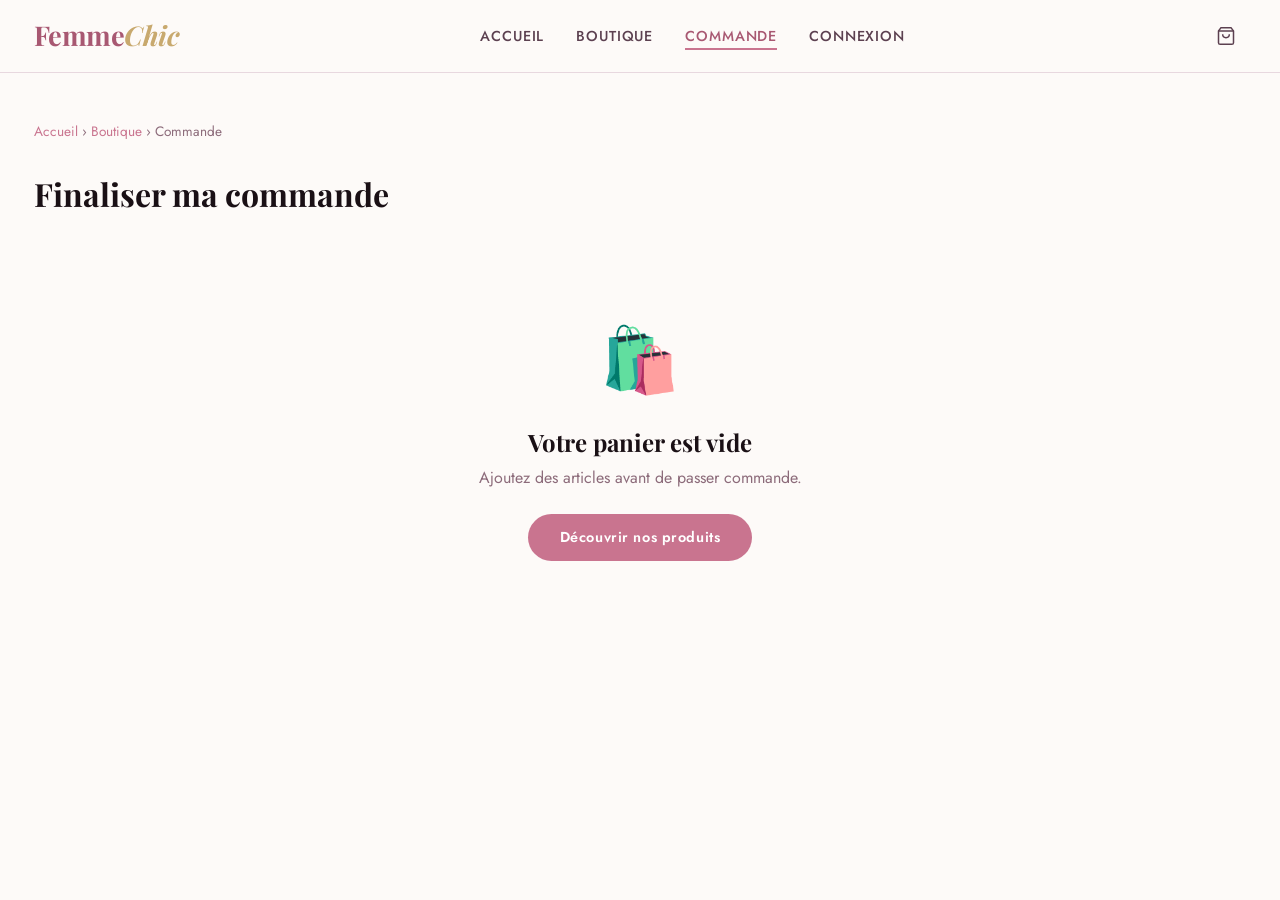
<file: content/commande.html>
<!DOCTYPE html>
<html lang="fr">
<head>
  <meta charset="UTF-8">
  <meta name="viewport" content="width=device-width, initial-scale=1.0">
  <meta name="description" content="Passer votre commande sur FemmeChic.">
  <title>Commande – FemmeChic</title>
  <link rel="stylesheet" href="../style/main.css">
</head>
<body>

  <div id="nav-placeholder"></div>

  <main style="padding:3rem 0;min-height:80vh">
    <div class="container">
      <!-- Breadcrumb -->
      <nav aria-label="Fil d'Ariane" style="margin-bottom:2rem;font-size:.85rem;color:var(--soft)">
        <a href="../index.html" style="color:var(--rose)">Accueil</a> &rsaquo;
        <a href="products.html" style="color:var(--rose)">Boutique</a> &rsaquo;
        <span>Commande</span>
      </nav>

      <h1 style="font-family:'Playfair Display',serif;font-size:2rem;margin-bottom:2rem">Finaliser ma commande</h1>

      <!-- Empty cart state -->
      <div id="empty-order" style="text-align:center;padding:4rem;display:none">
        <div style="font-size:4rem;margin-bottom:1rem">🛍️</div>
        <h2 style="font-family:'Playfair Display',serif;margin-bottom:.5rem">Votre panier est vide</h2>
        <p style="color:var(--soft);margin-bottom:1.5rem">Ajoutez des articles avant de passer commande.</p>
        <a href="products.html" class="btn btn-primary">Découvrir nos produits</a>
      </div>

      <!-- Order content -->
      <div class="order-grid" id="order-content">
        <!-- Left: Form -->
        <div>
          <!-- Step indicator -->
          <div style="display:flex;gap:0;margin-bottom:2rem">
            <div class="step-item active" id="step1-tab" style="flex:1;text-align:center;padding:.6rem;font-size:.82rem;font-weight:600;background:var(--rose);color:#fff;border-radius:8px 0 0 8px">1. Livraison</div>
            <div class="step-item" id="step2-tab" style="flex:1;text-align:center;padding:.6rem;font-size:.82rem;font-weight:600;background:var(--border);color:var(--mid);border-radius:0">2. Paiement</div>
            <div class="step-item" id="step3-tab" style="flex:1;text-align:center;padding:.6rem;font-size:.82rem;font-weight:600;background:var(--border);color:var(--mid);border-radius:0 8px 8px 0">3. Confirmation</div>
          </div>

          <!-- Step 1: Livraison -->
          <div id="step1" class="order-form-wrap">
            <h3 style="font-family:'Playfair Display',serif;font-size:1.2rem;margin-bottom:1.5rem">Informations de livraison</h3>
            <form id="delivery-form" novalidate>
              <div style="display:grid;grid-template-columns:1fr 1fr;gap:1rem">
                <div class="form-group">
                  <label for="d-first">Prénom *</label>
                  <input type="text" id="d-first" class="form-control" placeholder="Sara" required>
                  <div class="field-error" id="d-first-error"></div>
                </div>
                <div class="form-group">
                  <label for="d-last">Nom *</label>
                  <input type="text" id="d-last" class="form-control" placeholder="Benali" required>
                  <div class="field-error" id="d-last-error"></div>
                </div>
              </div>

              <div class="form-group">
                <label for="d-phone">Téléphone *</label>
                <input type="tel" id="d-phone" class="form-control" placeholder="0661234567" required>
                <div class="field-error" id="d-phone-error"></div>
              </div>

              <div class="form-group">
                <label for="d-email">Email *</label>
                <input type="email" id="d-email" class="form-control" placeholder="votre@email.com" required>
                <div class="field-error" id="d-email-error"></div>
              </div>

              <div class="form-group">
                <label for="d-wilaya">Wilaya *</label>
                <select id="d-wilaya" class="form-control" required>
                  <option value="">-- Sélectionner une wilaya --</option>
                  <option>01 - Adrar</option><option>02 - Chlef</option><option>03 - Laghouat</option>
                  <option>04 - Oum El Bouaghi</option><option>05 - Batna</option><option>06 - Béjaïa</option>
                  <option>07 - Biskra</option><option>09 - Blida</option><option>15 - Tizi-Ouzou</option>
                  <option>16 - Alger</option><option>19 - Sétif</option><option>23 - Annaba</option>
                  <option>25 - Constantine</option><option>31 - Oran</option><option>35 - Boumerdès</option>
                </select>
                <div class="field-error" id="d-wilaya-error"></div>
              </div>

              <div class="form-group">
                <label for="d-address">Adresse complète *</label>
                <textarea id="d-address" class="form-control" rows="3" placeholder="N° rue, quartier, commune..." required style="resize:vertical"></textarea>
                <div class="field-error" id="d-address-error"></div>
              </div>

              <div class="form-group">
                <label for="d-notes">Instructions spéciales (optionnel)</label>
                <textarea id="d-notes" class="form-control" rows="2" placeholder="Instructions pour la livraison..." style="resize:vertical"></textarea>
              </div>

              <!-- Livraison options -->
              <h4 style="font-weight:600;margin-bottom:1rem;color:var(--mid)">Mode de livraison</h4>
              <div style="display:flex;flex-direction:column;gap:.7rem;margin-bottom:1.5rem">
                <label style="display:flex;align-items:center;gap:1rem;padding:1rem;border:1.5px solid var(--rose);border-radius:10px;cursor:pointer;background:var(--rose-light)">
                  <input type="radio" name="delivery" value="standard" checked style="accent-color:var(--rose)">
                  <div style="flex:1">
                    <div style="font-weight:600;font-size:.9rem">Livraison standard</div>
                    <div style="font-size:.78rem;color:var(--soft)">3-5 jours ouvrés</div>
                  </div>
                  <strong style="color:var(--rose-dark)">350 DA</strong>
                </label>
                <label style="display:flex;align-items:center;gap:1rem;padding:1rem;border:1.5px solid var(--border);border-radius:10px;cursor:pointer">
                  <input type="radio" name="delivery" value="express" style="accent-color:var(--rose)">
                  <div style="flex:1">
                    <div style="font-weight:600;font-size:.9rem">Livraison express</div>
                    <div style="font-size:.78rem;color:var(--soft)">24-48h</div>
                  </div>
                  <strong style="color:var(--rose-dark)">650 DA</strong>
                </label>
                <label style="display:flex;align-items:center;gap:1rem;padding:1rem;border:1.5px solid var(--border);border-radius:10px;cursor:pointer">
                  <input type="radio" name="delivery" value="relay" style="accent-color:var(--rose)">
                  <div style="flex:1">
                    <div style="font-weight:600;font-size:.9rem">Retrait en point relais</div>
                    <div style="font-size:.78rem;color:var(--soft)">Disponible sous 48h</div>
                  </div>
                  <strong style="color:var(--green)">Gratuit</strong>
                </label>
              </div>

              <button type="submit" class="btn btn-primary btn-full">Continuer vers le paiement →</button>
            </form>
          </div>

          <!-- Step 2: Paiement -->
          <div id="step2" class="order-form-wrap" style="display:none">
            <h3 style="font-family:'Playfair Display',serif;font-size:1.2rem;margin-bottom:1.5rem">Mode de paiement</h3>
            <div style="display:flex;flex-direction:column;gap:.7rem;margin-bottom:2rem">
              <label style="display:flex;align-items:center;gap:1rem;padding:1rem;border:1.5px solid var(--rose);border-radius:10px;cursor:pointer;background:var(--rose-light)">
                <input type="radio" name="payment" value="cod" checked style="accent-color:var(--rose)">
                <span style="font-size:1.3rem">💵</span>
                <div><div style="font-weight:600;font-size:.9rem">Paiement à la livraison</div><div style="font-size:.78rem;color:var(--soft)">Payez en espèces à la réception</div></div>
              </label>
              <label style="display:flex;align-items:center;gap:1rem;padding:1rem;border:1.5px solid var(--border);border-radius:10px;cursor:pointer">
                <input type="radio" name="payment" value="ccp" style="accent-color:var(--rose)">
                <span style="font-size:1.3rem">🏦</span>
                <div><div style="font-weight:600;font-size:.9rem">Virement CCP / Baridi</div><div style="font-size:.78rem;color:var(--soft)">Versement sur compte postal</div></div>
              </label>
              <label style="display:flex;align-items:center;gap:1rem;padding:1rem;border:1.5px solid var(--border);border-radius:10px;cursor:pointer">
                <input type="radio" name="payment" value="card" style="accent-color:var(--rose)">
                <span style="font-size:1.3rem">💳</span>
                <div><div style="font-weight:600;font-size:.9rem">Carte bancaire (EDAHABIA / CIB)</div><div style="font-size:.78rem;color:var(--soft)">Paiement sécurisé en ligne</div></div>
              </label>
            </div>

            <!-- Code promo -->
            <div style="margin-bottom:1.5rem">
              <label style="font-size:.85rem;font-weight:600;color:var(--mid);display:block;margin-bottom:.5rem">Code promotionnel</label>
              <div style="display:flex;gap:.6rem">
                <input type="text" id="promo-code" class="form-control" placeholder="ex: FEMME20" style="border-radius:10px 0 0 10px">
                <button type="button" class="btn btn-outline btn-sm" onclick="applyPromo()" style="border-radius:0 10px 10px 0;white-space:nowrap">Appliquer</button>
              </div>
              <div id="promo-msg" style="font-size:.8rem;margin-top:.4rem"></div>
              <div class="form-hint">Essayez : FEMME20 (−20%)</div>
            </div>

            <div style="display:flex;gap:.8rem">
              <button class="btn btn-outline" onclick="goToStep(1)">← Retour</button>
              <button class="btn btn-primary" style="flex:1" onclick="placeOrder()">Confirmer la commande</button>
            </div>
          </div>

          <!-- Step 3: Confirmation -->
          <div id="step3" class="order-form-wrap" style="display:none;text-align:center">
            <div style="font-size:4rem;margin-bottom:1rem">🎉</div>
            <h3 style="font-family:'Playfair Display',serif;font-size:1.5rem;color:var(--rose-dark);margin-bottom:.5rem">Commande confirmée !</h3>
            <p style="color:var(--soft);margin-bottom:.5rem">Merci pour votre commande. Vous recevrez une confirmation par email.</p>
            <div style="background:var(--rose-light);border-radius:10px;padding:1rem;margin:1.5rem 0;font-size:.9rem">
              Numéro de commande : <strong id="order-number" style="color:var(--rose-dark)"></strong>
            </div>
            <div style="display:flex;gap:.8rem;justify-content:center;flex-wrap:wrap">
              <a href="../index.html" class="btn btn-outline">Retour à l'accueil</a>
              <a href="products.html" class="btn btn-primary">Continuer mes achats</a>
            </div>
          </div>
        </div>

        <!-- Right: Summary -->
        <div>
          <div class="order-summary" id="order-summary-box" style="position:sticky;top:90px">
            <h3 style="font-family:'Playfair Display',serif;font-size:1.1rem;margin-bottom:1rem">Récapitulatif</h3>
            <div id="summary-items"></div>
            <div style="border-top:1px solid rgba(201,116,143,.3);margin:.8rem 0;padding-top:.8rem">
              <div class="order-item"><span>Sous-total</span><span id="subtotal-val"></span></div>
              <div class="order-item"><span>Livraison</span><span id="delivery-val">350 DA</span></div>
              <div class="order-item" id="promo-row" style="display:none;color:var(--rose-dark)"><span>Réduction</span><span id="promo-val"></span></div>
            </div>
            <div class="order-total"><span>Total</span><span id="total-val" style="color:var(--rose-dark);font-family:'Playfair Display',serif"></span></div>
          </div>
        </div>
      </div>
    </div>
  </main>

  <script src="../javascript/products.js"></script>
  <script src="../javascript/auth.js"></script>
  <script src="../javascript/main.js"></script>
  <script src="../javascript/nav.js"></script>
  <script>
    let promoApplied = 0;
    let deliveryCost = 350;

    const promoCodes = { 'FEMME20': 20, 'CHIC10': 10, 'BIENVENUE': 15 };

    function renderSummary() {
      const cart = getCart();
      const subtotal = getCartTotal();
      const total = subtotal + deliveryCost - promoApplied;

      document.getElementById('summary-items').innerHTML = cart.map(item => `
        <div class="order-item">
          <span style="flex:1">${item.name} <span style="color:var(--soft);font-size:.78rem">×${item.qty}</span><br><span style="font-size:.75rem;color:var(--soft)">${item.size} · ${item.color}</span></span>
          <span style="font-weight:600">${(item.price * item.qty).toLocaleString('fr-DZ')} DA</span>
        </div>
      `).join('');

      document.getElementById('subtotal-val').textContent = subtotal.toLocaleString('fr-DZ') + ' DA';
      document.getElementById('delivery-val').textContent = deliveryCost === 0 ? 'Gratuit' : deliveryCost.toLocaleString('fr-DZ') + ' DA';
      document.getElementById('total-val').textContent = Math.max(0, total).toLocaleString('fr-DZ') + ' DA';
    }

    function goToStep(n) {
      [1,2,3].forEach(i => {
        document.getElementById(`step${i}`).style.display = i === n ? '' : 'none';
        const tab = document.getElementById(`step${i}-tab`);
        tab.style.background = i === n ? 'var(--rose)' : (i < n ? 'var(--mid)' : 'var(--border)');
        tab.style.color = i <= n ? '#fff' : 'var(--mid)';
      });
    }

    // Delivery cost change
    document.addEventListener('change', e => {
      if (e.target.name === 'delivery') {
        deliveryCost = e.target.value === 'express' ? 650 : e.target.value === 'relay' ? 0 : 350;
        renderSummary();
      }
    });

    function applyPromo() {
      const code = document.getElementById('promo-code').value.trim().toUpperCase();
      const msg = document.getElementById('promo-msg');
      const subtotal = getCartTotal();
      if (promoCodes[code]) {
        promoApplied = Math.round(subtotal * promoCodes[code] / 100);
        msg.style.color = '#2e7d32';
        msg.textContent = `✓ Code appliqué ! Réduction de ${promoCodes[code]}% (−${promoApplied.toLocaleString('fr-DZ')} DA)`;
        document.getElementById('promo-row').style.display = '';
        document.getElementById('promo-val').textContent = `−${promoApplied.toLocaleString('fr-DZ')} DA`;
        renderSummary();
      } else {
        msg.style.color = '#c62828';
        msg.textContent = '✕ Code invalide ou expiré.';
      }
    }

    function placeOrder() {
      const orderNum = 'FC-' + Date.now().toString().slice(-8).toUpperCase();
      document.getElementById('order-number').textContent = orderNum;
      clearCart();
      goToStep(3);
    }

    // Form validation step 1
    document.getElementById('delivery-form').addEventListener('submit', e => {
      e.preventDefault();
      let valid = true;

      const checks = [
        { id: 'd-first', type: 'name', errId: 'd-first-error' },
        { id: 'd-last', type: 'name', errId: 'd-last-error' },
        { id: 'd-email', type: 'email', errId: 'd-email-error' },
        { id: 'd-phone', type: 'phone', errId: 'd-phone-error' }
      ];

      checks.forEach(({ id, type, errId }) => {
        const el = document.getElementById(id);
        const res = validateField(type, el.value);
        el.classList.toggle('valid', res.valid);
        el.classList.toggle('invalid', !res.valid);
        const err = document.getElementById(errId);
        err.textContent = res.message || ''; err.classList.toggle('show', !res.valid);
        if (!res.valid) valid = false;
      });

      // Wilaya
      const wilaya = document.getElementById('d-wilaya');
      if (!wilaya.value) {
        wilaya.classList.add('invalid');
        document.getElementById('d-wilaya-error').textContent = 'Veuillez sélectionner une wilaya.';
        document.getElementById('d-wilaya-error').classList.add('show');
        valid = false;
      } else {
        wilaya.classList.add('valid');
        document.getElementById('d-wilaya-error').classList.remove('show');
      }

      // Address
      const addr = document.getElementById('d-address');
      if (!addr.value.trim() || addr.value.trim().length < 10) {
        addr.classList.add('invalid');
        document.getElementById('d-address-error').textContent = 'Adresse trop courte (min. 10 caractères).';
        document.getElementById('d-address-error').classList.add('show');
        valid = false;
      } else {
        addr.classList.add('valid');
        document.getElementById('d-address-error').classList.remove('show');
      }

      if (valid) goToStep(2);
    });

    // Init
    document.addEventListener('DOMContentLoaded', () => {
      const cart = getCart();
      if (cart.length === 0) {
        document.getElementById('empty-order').style.display = 'block';
        document.getElementById('order-content').style.display = 'none';
      } else {
        renderSummary();
        // Pre-fill if logged in
        const session = getSession();
        if (session) {
          document.getElementById('d-first').value = session.name.split(' ')[0] || '';
          document.getElementById('d-last').value = session.name.split(' ').slice(1).join(' ') || '';
          document.getElementById('d-email').value = session.email || '';
        }
      }
    });
  </script>
</body>
</html>
</file>
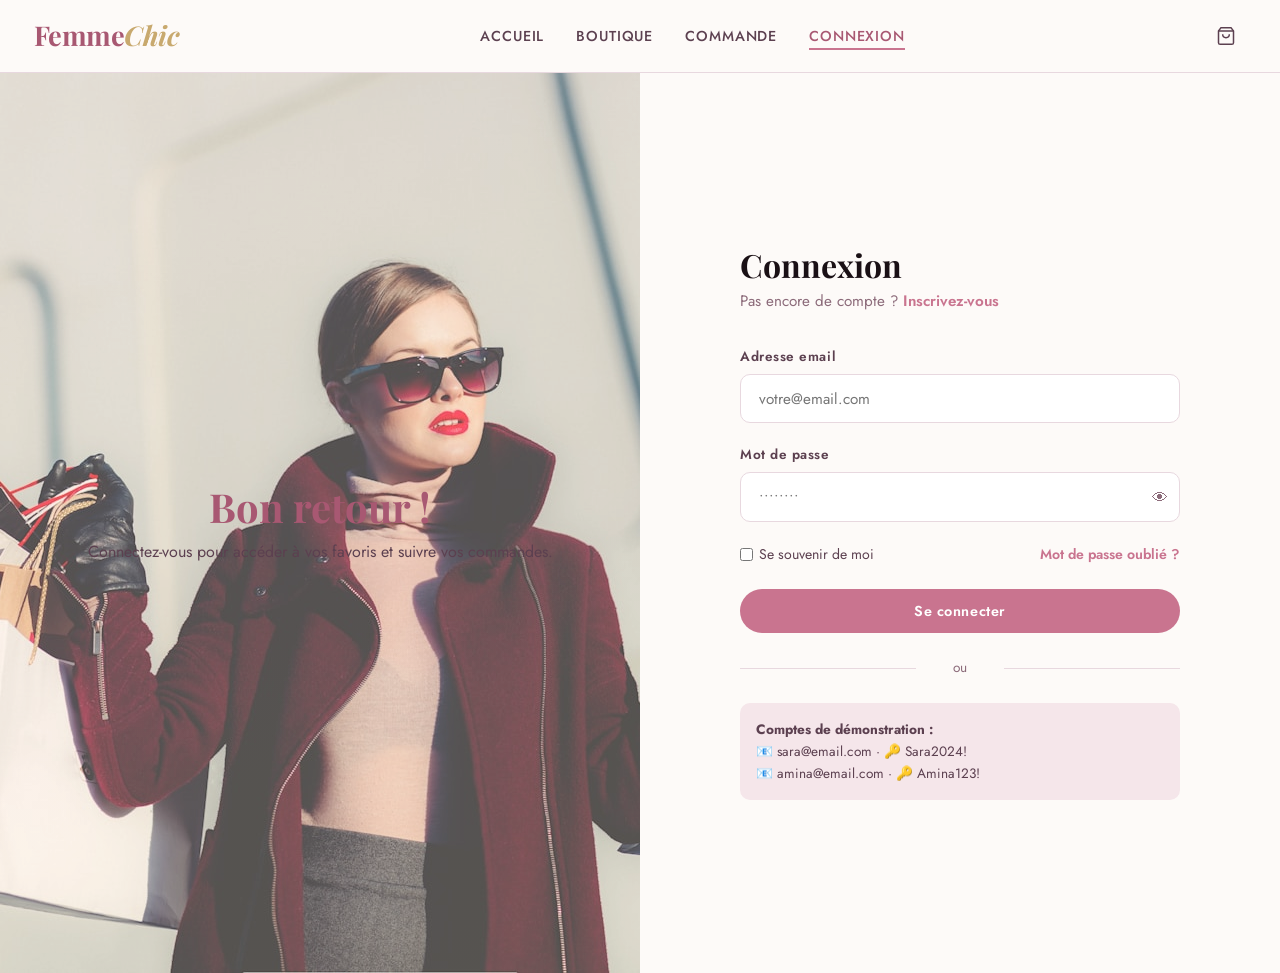
<file: content/login.html>
<!DOCTYPE html>
<html lang="fr">
<head>
  <meta charset="UTF-8">
  <meta name="viewport" content="width=device-width, initial-scale=1.0">
  <meta name="description" content="Connexion à votre compte FemmeChic.">
  <title>Connexion – FemmeChic</title>
  <link rel="stylesheet" href="../style/main.css">
</head>
<body>

  <div id="nav-placeholder"></div>

  <main class="auth-page">
    <!-- Visual side -->
    <div class="auth-visual">
      <img src="../img/image1.jpg" alt="Mode femme">
      <div class="auth-visual-overlay">
        <h2 class="auth-visual-title">Bon retour !</h2>
        <p class="auth-visual-sub">Connectez-vous pour accéder à vos favoris et suivre vos commandes.</p>
      </div>
    </div>

    <!-- Form side -->
    <div class="auth-form-wrap">
      <div class="auth-box">
        <h1 class="auth-title">Connexion</h1>
        <p class="auth-sub">Pas encore de compte ? <a href="register.html" class="auth-link">Inscrivez-vous</a></p>

        <div class="auth-alert" id="auth-alert" role="alert"></div>

        <form id="login-form" novalidate>
          <div class="form-group">
            <label for="email">Adresse email</label>
            <input type="email" id="email" name="email" class="form-control" placeholder="votre@email.com" autocomplete="email" required>
            <div class="field-error" id="email-error"></div>
          </div>

          <div class="form-group">
            <label for="password">Mot de passe</label>
            <div style="position:relative">
              <input type="password" id="password" name="password" class="form-control" placeholder="••••••••" autocomplete="current-password" required>
              <button type="button" id="toggle-pwd" aria-label="Afficher/masquer le mot de passe" style="position:absolute;right:12px;top:50%;transform:translateY(-50%);background:none;border:none;cursor:pointer;color:var(--soft);font-size:1rem">👁</button>
            </div>
            <div class="field-error" id="password-error"></div>
          </div>

          <div style="display:flex;justify-content:space-between;align-items:center;margin-bottom:1.5rem">
            <label style="display:flex;align-items:center;gap:.4rem;cursor:pointer;font-size:.88rem;color:var(--mid)">
              <input type="checkbox" id="remember" style="accent-color:var(--rose)"> Se souvenir de moi
            </label>
            <a href="#" class="auth-link" style="font-size:.88rem">Mot de passe oublié ?</a>
          </div>

          <button type="submit" class="btn btn-primary btn-full" id="login-btn">Se connecter</button>
        </form>

        <div class="auth-divider" style="margin:1.5rem 0">ou</div>

        <div style="background:var(--rose-light);border-radius:10px;padding:1rem;font-size:.85rem;color:var(--mid)">
          <strong>Comptes de démonstration :</strong><br>
          📧 sara@email.com · 🔑 Sara2024!<br>
          📧 amina@email.com · 🔑 Amina123!
        </div>
      </div>
    </div>
  </main>

  <script src="../javascript/products.js"></script>
  <script src="../javascript/auth.js"></script>
  <script src="../javascript/main.js"></script>
  <script src="../javascript/nav.js"></script>
  <script>
    // Redirect if already logged in
    if (isLoggedIn()) window.location.href = '../index.html';

    // Toggle password visibility
    document.getElementById('toggle-pwd').addEventListener('click', () => {
      const pwd = document.getElementById('password');
      pwd.type = pwd.type === 'password' ? 'text' : 'password';
    });

    // Form submission
    document.getElementById('login-form').addEventListener('submit', e => {
      e.preventDefault();
      const email = document.getElementById('email').value.trim();
      const password = document.getElementById('password').value;
      let valid = true;

      // Email validation
      const emailRes = validateField('email', email);
      const emailInp = document.getElementById('email');
      const emailErr = document.getElementById('email-error');
      if (!emailRes.valid) {
        emailInp.classList.add('invalid'); emailInp.classList.remove('valid');
        emailErr.textContent = emailRes.message; emailErr.classList.add('show');
        valid = false;
      } else {
        emailInp.classList.add('valid'); emailInp.classList.remove('invalid');
        emailErr.classList.remove('show');
      }

      // Password check (non-empty)
      const pwdInp = document.getElementById('password');
      const pwdErr = document.getElementById('password-error');
      if (!password) {
        pwdInp.classList.add('invalid'); pwdInp.classList.remove('valid');
        pwdErr.textContent = 'Veuillez entrer votre mot de passe.'; pwdErr.classList.add('show');
        valid = false;
      } else {
        pwdInp.classList.add('valid'); pwdInp.classList.remove('invalid');
        pwdErr.classList.remove('show');
      }

      if (!valid) return;

      // Attempt login
      const btn = document.getElementById('login-btn');
      btn.textContent = 'Connexion...'; btn.disabled = true;

      setTimeout(() => {
        const result = loginUser(email, password);
        const alert = document.getElementById('auth-alert');
        if (result.success) {
          alert.className = 'auth-alert success';
          alert.textContent = `✓ Bienvenue, ${result.user.name} ! Redirection...`;
          setTimeout(() => window.location.href = '../index.html', 1200);
        } else {
          alert.className = 'auth-alert error';
          alert.textContent = '✕ ' + result.message;
          btn.textContent = 'Se connecter'; btn.disabled = false;
        }
      }, 600);
    });

    // Real-time field validation
    document.getElementById('email').addEventListener('blur', function() {
      const res = validateField('email', this.value);
      this.classList.toggle('valid', res.valid);
      this.classList.toggle('invalid', !res.valid);
      const err = document.getElementById('email-error');
      err.textContent = res.message || '';
      err.classList.toggle('show', !res.valid);
    });
  </script>
</body>
</html>
</file>
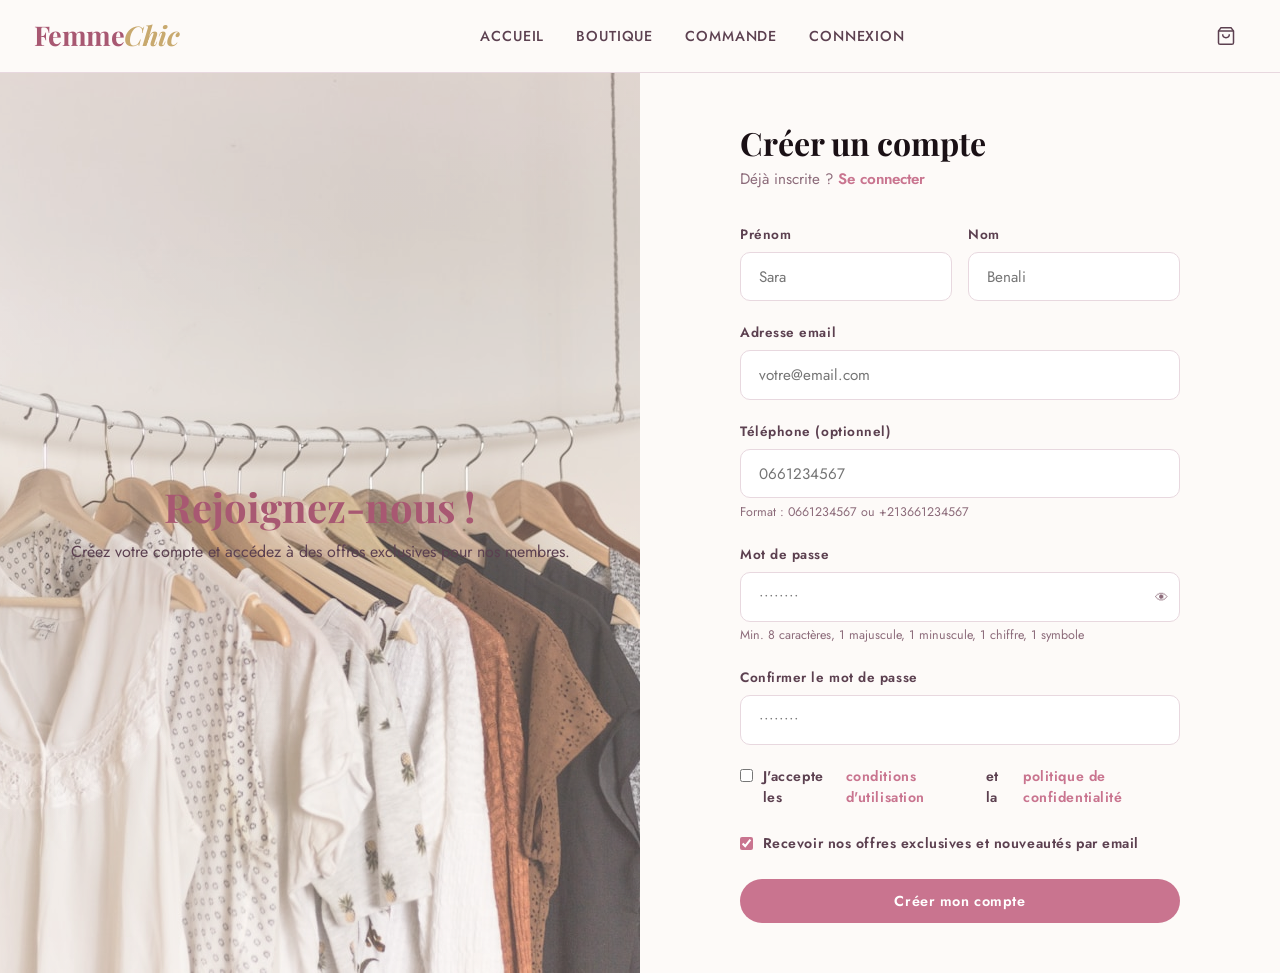
<file: content/register.html>
<!DOCTYPE html>
<html lang="fr">
<head>
  <meta charset="UTF-8">
  <meta name="viewport" content="width=device-width, initial-scale=1.0">
  <meta name="description" content="Créez votre compte FemmeChic et profitez de nos offres exclusives.">
  <title>Inscription – FemmeChic</title>
  <link rel="stylesheet" href="../style/main.css">
</head>
<body>

  <div id="nav-placeholder"></div>

  <main class="auth-page">
    <div class="auth-visual">
      <img src="../img/image7.jpg" alt="Mode femme">
      <div class="auth-visual-overlay">
        <h2 class="auth-visual-title">Rejoignez-nous !</h2>
        <p class="auth-visual-sub">Créez votre compte et accédez à des offres exclusives pour nos membres.</p>
      </div>
    </div>

    <div class="auth-form-wrap">
      <div class="auth-box">
        <h1 class="auth-title">Créer un compte</h1>
        <p class="auth-sub">Déjà inscrite ? <a href="login.html" class="auth-link">Se connecter</a></p>

        <div class="auth-alert" id="auth-alert" role="alert"></div>

        <form id="register-form" novalidate>
          <div style="display:grid;grid-template-columns:1fr 1fr;gap:1rem">
            <div class="form-group">
              <label for="first-name">Prénom</label>
              <input type="text" id="first-name" class="form-control" placeholder="Sara" autocomplete="given-name" required>
              <div class="field-error" id="first-name-error"></div>
            </div>
            <div class="form-group">
              <label for="last-name">Nom</label>
              <input type="text" id="last-name" class="form-control" placeholder="Benali" autocomplete="family-name" required>
              <div class="field-error" id="last-name-error"></div>
            </div>
          </div>

          <div class="form-group">
            <label for="email">Adresse email</label>
            <input type="email" id="email" class="form-control" placeholder="votre@email.com" autocomplete="email" required>
            <div class="field-error" id="email-error"></div>
          </div>

          <div class="form-group">
            <label for="phone">Téléphone (optionnel)</label>
            <input type="tel" id="phone" class="form-control" placeholder="0661234567" autocomplete="tel">
            <div class="form-hint">Format : 0661234567 ou +213661234567</div>
            <div class="field-error" id="phone-error"></div>
          </div>

          <div class="form-group">
            <label for="password">Mot de passe</label>
            <div style="position:relative">
              <input type="password" id="password" class="form-control" placeholder="••••••••" autocomplete="new-password" required>
              <button type="button" id="toggle-pwd" aria-label="Afficher/masquer" style="position:absolute;right:12px;top:50%;transform:translateY(-50%);background:none;border:none;cursor:pointer;color:var(--soft)">👁</button>
            </div>
            <div class="form-hint">Min. 8 caractères, 1 majuscule, 1 minuscule, 1 chiffre, 1 symbole</div>
            <div class="field-error" id="password-error"></div>
            <!-- Password strength -->
            <div id="pwd-strength" style="margin-top:.5rem;display:none">
              <div style="height:4px;border-radius:2px;background:var(--border);overflow:hidden">
                <div id="pwd-bar" style="height:100%;border-radius:2px;transition:width .3s,background .3s;width:0"></div>
              </div>
              <div id="pwd-label" style="font-size:.75rem;margin-top:.2rem;color:var(--soft)"></div>
            </div>
          </div>

          <div class="form-group">
            <label for="confirm-password">Confirmer le mot de passe</label>
            <input type="password" id="confirm-password" class="form-control" placeholder="••••••••" autocomplete="new-password" required>
            <div class="field-error" id="confirm-error"></div>
          </div>

          <div class="form-group" style="margin-bottom:1.5rem">
            <label style="display:flex;align-items:flex-start;gap:.6rem;cursor:pointer;font-size:.88rem;color:var(--mid);line-height:1.5">
              <input type="checkbox" id="terms" style="accent-color:var(--rose);margin-top:3px" required>
              J'accepte les <a href="#" class="auth-link" style="margin:0 .2rem">conditions d'utilisation</a> et la <a href="#" class="auth-link" style="margin:0 .2rem">politique de confidentialité</a>
            </label>
            <div class="field-error" id="terms-error"></div>
          </div>

          <div class="form-group" style="margin-bottom:1.5rem">
            <label style="display:flex;align-items:center;gap:.6rem;cursor:pointer;font-size:.88rem;color:var(--mid)">
              <input type="checkbox" id="newsletter" style="accent-color:var(--rose)" checked>
              Recevoir nos offres exclusives et nouveautés par email
            </label>
          </div>

          <button type="submit" class="btn btn-primary btn-full" id="register-btn">Créer mon compte</button>
        </form>
      </div>
    </div>
  </main>

  <script src="../javascript/products.js"></script>
  <script src="../javascript/auth.js"></script>
  <script src="../javascript/main.js"></script>
  <script src="../javascript/nav.js"></script>
  <script>
    if (isLoggedIn()) window.location.href = '../index.html';

    document.getElementById('toggle-pwd').addEventListener('click', () => {
      const p = document.getElementById('password');
      p.type = p.type === 'password' ? 'text' : 'password';
    });

    // Password strength indicator
    document.getElementById('password').addEventListener('input', function() {
      const val = this.value;
      const strength = document.getElementById('pwd-strength');
      const bar = document.getElementById('pwd-bar');
      const label = document.getElementById('pwd-label');
      if (!val) { strength.style.display = 'none'; return; }
      strength.style.display = 'block';
      let score = 0;
      if (val.length >= 8) score++;
      if (/[A-Z]/.test(val)) score++;
      if (/[a-z]/.test(val)) score++;
      if (/\d/.test(val)) score++;
      if (/[!@#$%^&*]/.test(val)) score++;
      const levels = [
        { w: '20%', bg: '#ef5350', txt: 'Très faible' },
        { w: '40%', bg: '#ff7043', txt: 'Faible' },
        { w: '60%', bg: '#ffa726', txt: 'Moyen' },
        { w: '80%', bg: '#66bb6a', txt: 'Fort' },
        { w: '100%', bg: '#43a047', txt: 'Très fort ✓' }
      ];
      const lvl = levels[score - 1] || levels[0];
      bar.style.width = lvl.w; bar.style.background = lvl.bg;
      label.textContent = lvl.txt; label.style.color = lvl.bg;
    });

    // Real-time validation
    function setupValidation(id, type) {
      const el = document.getElementById(id);
      if (!el) return;
      el.addEventListener('blur', function() {
        const res = validateField(type, this.value);
        this.classList.toggle('valid', res.valid);
        this.classList.toggle('invalid', !res.valid && this.value !== '');
        const err = document.getElementById(id + '-error') || document.getElementById(id.replace('-', '') + '-error');
        if (err) { err.textContent = res.message || ''; err.classList.toggle('show', !res.valid && this.value !== ''); }
      });
    }
    setupValidation('email', 'email');
    setupValidation('password', 'password');
    setupValidation('first-name', 'name');
    setupValidation('last-name', 'name');

    // Phone optional validation
    document.getElementById('phone').addEventListener('blur', function() {
      if (!this.value) return;
      const res = validateField('phone', this.value);
      this.classList.toggle('valid', res.valid);
      this.classList.toggle('invalid', !res.valid);
      const err = document.getElementById('phone-error');
      err.textContent = res.message || ''; err.classList.toggle('show', !res.valid);
    });

    document.getElementById('confirm-password').addEventListener('blur', function() {
      const pwd = document.getElementById('password').value;
      const match = this.value === pwd;
      this.classList.toggle('valid', match && this.value);
      this.classList.toggle('invalid', !match && this.value);
      const err = document.getElementById('confirm-error');
      err.textContent = match ? '' : 'Les mots de passe ne correspondent pas.';
      err.classList.toggle('show', !match && this.value !== '');
    });

    // Submit
    document.getElementById('register-form').addEventListener('submit', e => {
      e.preventDefault();
      let valid = true;
      const alertEl = document.getElementById('auth-alert');

      const checks = [
        { id: 'first-name', type: 'name', errId: 'first-name-error' },
        { id: 'last-name', type: 'name', errId: 'last-name-error' },
        { id: 'email', type: 'email', errId: 'email-error' },
        { id: 'password', type: 'password', errId: 'password-error' }
      ];

      checks.forEach(({ id, type, errId }) => {
        const el = document.getElementById(id);
        const res = validateField(type, el.value);
        el.classList.toggle('valid', res.valid);
        el.classList.toggle('invalid', !res.valid);
        const err = document.getElementById(errId);
        err.textContent = res.message || ''; err.classList.toggle('show', !res.valid);
        if (!res.valid) valid = false;
      });

      // Phone
      const phoneEl = document.getElementById('phone');
      if (phoneEl.value.trim()) {
        const phoneRes = validateField('phone', phoneEl.value);
        if (!phoneRes.valid) {
          phoneEl.classList.add('invalid');
          const err = document.getElementById('phone-error');
          err.textContent = phoneRes.message; err.classList.add('show');
          valid = false;
        }
      }

      // Password confirm
      const pwd = document.getElementById('password').value;
      const confirm = document.getElementById('confirm-password').value;
      if (pwd !== confirm) {
        document.getElementById('confirm-password').classList.add('invalid');
        const err = document.getElementById('confirm-error');
        err.textContent = 'Les mots de passe ne correspondent pas.'; err.classList.add('show');
        valid = false;
      }

      // Terms
      const terms = document.getElementById('terms');
      const termsErr = document.getElementById('terms-error');
      if (!terms.checked) {
        termsErr.textContent = 'Vous devez accepter les conditions.'; termsErr.classList.add('show');
        valid = false;
      } else { termsErr.classList.remove('show'); }

      if (!valid) return;

      const btn = document.getElementById('register-btn');
      btn.textContent = 'Création...'; btn.disabled = true;

      const firstName = document.getElementById('first-name').value.trim();
      const lastName = document.getElementById('last-name').value.trim();
      const email = document.getElementById('email').value.trim();
      const password = document.getElementById('password').value;

      setTimeout(() => {
        const result = registerUser(`${firstName} ${lastName}`, email, password);
        if (result.success) {
          loginUser(email, password);
          alertEl.className = 'auth-alert success';
          alertEl.textContent = '✓ Compte créé avec succès ! Redirection...';
          setTimeout(() => window.location.href = '../index.html', 1500);
        } else {
          alertEl.className = 'auth-alert error';
          alertEl.textContent = '✕ ' + result.message;
          btn.textContent = 'Créer mon compte'; btn.disabled = false;
        }
      }, 600);
    });
  </script>
</body>
</html>
</file>
<file: style/main.css>
/* ========================
   MAIN.CSS - FemmeChic
   ======================== */

@import url('https://fonts.googleapis.com/css2?family=Playfair+Display:ital,wght@0,400;0,600;0,700;1,400&family=Jost:wght@300;400;500;600&display=swap');

/* ---- Variables ---- */
:root {
  --rose:       #C9748F;
  --rose-dark:  #A85872;
  --rose-light: #F5E6EA;
  --gold:       #C8A96E;
  --gold-light: #F7F0E3;
  --dark:       #1A1015;
  --mid:        #5C4050;
  --soft:       #8C6B7A;
  --bg:         #FDFAF8;
  --white:      #FFFFFF;
  --border:     #E8D8DF;
  --shadow:     0 4px 30px rgba(26,16,21,.08);
  --radius:     14px;
  --transition: .28s cubic-bezier(.4,0,.2,1);
}

/* ---- Reset ---- */
*, *::before, *::after { box-sizing: border-box; margin: 0; padding: 0; }
html { scroll-behavior: smooth; }
body { font-family: 'Jost', sans-serif; background: var(--bg); color: var(--dark); line-height: 1.6; }
img { max-width: 100%; display: block; }
a { text-decoration: none; color: inherit; }
button { cursor: pointer; border: none; background: none; font-family: inherit; }
input, select, textarea { font-family: inherit; }
ul { list-style: none; }

/* ---- Typography ---- */
h1,h2,h3,h4 { font-family: 'Playfair Display', serif; line-height: 1.2; }
.serif { font-family: 'Playfair Display', serif; }
.section-title { font-size: clamp(1.8rem,4vw,2.8rem); color: var(--dark); margin-bottom: .5rem; }
.section-sub { color: var(--soft); font-size: 1rem; font-weight: 300; margin-bottom: 2.5rem; }

/* ---- Layout ---- */
.container { max-width: 1260px; margin: 0 auto; padding: 0 1.5rem; }
.section { padding: 5rem 0; }

/* ========================
   HEADER / NAV
   ======================== */
header {
  position: sticky; top: 0; z-index: 900;
  background: rgba(253,250,248,.92);
  backdrop-filter: blur(16px);
  border-bottom: 1px solid var(--border);
  transition: box-shadow var(--transition);
}
header.scrolled { box-shadow: 0 2px 20px rgba(26,16,21,.1); }

.nav-inner {
  display: flex; align-items: center; justify-content: space-between;
  padding: .9rem 1.5rem; max-width: 1260px; margin: 0 auto;
}

.nav-logo {
  font-family: 'Playfair Display', serif;
  font-size: 1.7rem; font-weight: 700; color: var(--rose-dark);
  letter-spacing: -.02em;
}
.nav-logo span { color: var(--gold); font-style: italic; }

nav ul { display: flex; gap: 2rem; align-items: center; }
nav ul a {
  font-size: .9rem; font-weight: 500; letter-spacing: .06em; text-transform: uppercase;
  color: var(--mid); transition: color var(--transition); padding-bottom: 2px;
  border-bottom: 2px solid transparent;
}
nav ul a:hover, nav ul a.active { color: var(--rose-dark); border-bottom-color: var(--rose); }

.nav-actions { display: flex; align-items: center; gap: 1rem; }
.nav-icon-btn {
  position: relative; width: 40px; height: 40px;
  display: flex; align-items: center; justify-content: center;
  border-radius: 50%; transition: background var(--transition);
  color: var(--mid);
}
.nav-icon-btn:hover { background: var(--rose-light); color: var(--rose-dark); }
.nav-icon-btn svg { width: 20px; height: 20px; }

#cart-badge {
  position: absolute; top: 2px; right: 2px;
  background: var(--rose); color: #fff;
  font-size: .65rem; font-weight: 700;
  width: 17px; height: 17px; border-radius: 50%;
  display: flex; align-items: center; justify-content: center;
  display: none;
}

.nav-user-menu { display: none; }
.nav-user-menu .user-btn {
  display: flex; align-items: center; gap: .4rem;
  font-size: .88rem; font-weight: 500; color: var(--mid);
  padding: .4rem .9rem; border-radius: 20px; border: 1px solid var(--border);
  transition: all var(--transition);
}
.nav-user-menu .user-btn:hover { border-color: var(--rose); color: var(--rose-dark); }
.logout-btn { background: none; border: none; cursor: pointer; color: var(--soft); font-size: .82rem; padding: .2rem .5rem; }
.logout-btn:hover { color: var(--rose-dark); }

.hamburger { display: none; flex-direction: column; gap: 5px; cursor: pointer; }
.hamburger span { width: 24px; height: 2px; background: var(--mid); border-radius: 2px; transition: all var(--transition); }

/* ========================
   BUTTONS
   ======================== */
.btn {
  display: inline-flex; align-items: center; justify-content: center; gap: .5rem;
  padding: .75rem 2rem; border-radius: 30px; font-size: .9rem; font-weight: 600;
  letter-spacing: .04em; transition: all var(--transition); cursor: pointer;
}
.btn-primary { background: var(--rose); color: #fff; }
.btn-primary:hover { background: var(--rose-dark); transform: translateY(-2px); box-shadow: 0 6px 20px rgba(201,116,143,.35); }
.btn-outline { border: 2px solid var(--rose); color: var(--rose); background: transparent; }
.btn-outline:hover { background: var(--rose); color: #fff; }
.btn-gold { background: var(--gold); color: #fff; }
.btn-gold:hover { background: #b8955a; transform: translateY(-2px); }
.btn-dark { background: var(--dark); color: #fff; }
.btn-dark:hover { background: var(--mid); transform: translateY(-2px); }
.btn-sm { padding: .5rem 1.2rem; font-size: .82rem; }
.btn-full { width: 100%; }

/* ========================
   FORMS
   ======================== */
.form-group { margin-bottom: 1.3rem; }
.form-group label { display: block; font-size: .85rem; font-weight: 600; color: var(--mid); margin-bottom: .4rem; letter-spacing: .04em; }
.form-control {
  width: 100%; padding: .8rem 1.1rem;
  border: 1.5px solid var(--border); border-radius: 10px;
  font-size: .95rem; background: var(--white); color: var(--dark);
  transition: border-color var(--transition), box-shadow var(--transition);
  outline: none;
}
.form-control:focus { border-color: var(--rose); box-shadow: 0 0 0 3px rgba(201,116,143,.12); }
.form-control.valid { border-color: #66bb6a; }
.form-control.invalid { border-color: #ef5350; }
.field-error { font-size: .78rem; color: #c62828; margin-top: .3rem; display: none; }
.field-error.show { display: block; }
.field-success { font-size: .78rem; color: #2e7d32; margin-top: .3rem; display: none; }
.field-success.show { display: block; }

.form-hint { font-size: .78rem; color: var(--soft); margin-top: .3rem; }

/* ========================
   HERO
   ======================== */
.hero {
  min-height: 88vh; display: grid; grid-template-columns: 1fr 1fr;
  position: relative; overflow: hidden;
}
.hero-text {
  display: flex; flex-direction: column; justify-content: center;
  padding: 5rem 3rem 5rem 1.5rem; max-width: 600px; margin-left: auto;
}
.hero-eyebrow {
  display: inline-flex; align-items: center; gap: .5rem;
  background: var(--rose-light); color: var(--rose-dark);
  font-size: .78rem; font-weight: 600; letter-spacing: .12em; text-transform: uppercase;
  padding: .4rem 1rem; border-radius: 20px; margin-bottom: 1.5rem; width: fit-content;
}
.hero-title { font-size: clamp(2.5rem,5vw,4rem); color: var(--dark); margin-bottom: 1.2rem; }
.hero-title em { color: var(--rose); font-style: italic; }
.hero-desc { font-size: 1.05rem; color: var(--soft); font-weight: 300; margin-bottom: 2.5rem; max-width: 420px; }
.hero-actions { display: flex; gap: 1rem; flex-wrap: wrap; }
.hero-stats { display: flex; gap: 2rem; margin-top: 3rem; padding-top: 2rem; border-top: 1px solid var(--border); }
.hero-stat-num { font-family: 'Playfair Display', serif; font-size: 1.8rem; color: var(--dark); }
.hero-stat-label { font-size: .8rem; color: var(--soft); }

.hero-visual {
  position: relative; overflow: hidden;
  background: linear-gradient(135deg, var(--rose-light) 0%, var(--gold-light) 100%);
}
.hero-visual img { width: 100%; height: 100%; object-fit: cover; opacity: .85; }
.hero-badge {
  position: absolute; bottom: 2rem; left: 2rem;
  background: var(--white); border-radius: 14px; padding: 1rem 1.5rem;
  box-shadow: var(--shadow);
}
.hero-badge-text { font-size: .8rem; color: var(--soft); }
.hero-badge-val { font-family: 'Playfair Display', serif; font-size: 1.4rem; color: var(--rose-dark); }

/* ========================
   CATEGORIES STRIP
   ======================== */
.categories-strip { padding: 3rem 0; border-bottom: 1px solid var(--border); }
.cat-grid { display: flex; gap: 1rem; overflow-x: auto; padding-bottom: .5rem; scrollbar-width: none; }
.cat-grid::-webkit-scrollbar { display: none; }
.cat-chip {
  flex-shrink: 0; padding: .6rem 1.5rem; border-radius: 30px;
  border: 1.5px solid var(--border); background: var(--white);
  font-size: .88rem; font-weight: 500; color: var(--mid);
  cursor: pointer; transition: all var(--transition);
  white-space: nowrap;
}
.cat-chip:hover, .cat-chip.active {
  background: var(--rose); border-color: var(--rose); color: #fff;
}

/* ========================
   PRODUCT GRID
   ======================== */
.products-grid { display: grid; grid-template-columns: repeat(auto-fill, minmax(270px, 1fr)); gap: 1.8rem; }

.product-card {
  background: var(--white); border-radius: var(--radius);
  overflow: hidden; transition: transform var(--transition), box-shadow var(--transition);
  border: 1px solid var(--border);
}
.product-card:hover { transform: translateY(-5px); box-shadow: 0 12px 40px rgba(26,16,21,.12); }

.product-img-wrap { position: relative; aspect-ratio: 3/4; overflow: hidden; }
.product-img-wrap img { width: 100%; height: 100%; object-fit: cover; transition: transform .5s ease; }
.product-card:hover .product-img-wrap img { transform: scale(1.05); }

.product-badge {
  position: absolute; top: .8rem; left: .8rem;
  background: var(--rose); color: #fff;
  font-size: .7rem; font-weight: 700; letter-spacing: .06em; text-transform: uppercase;
  padding: .25rem .7rem; border-radius: 20px;
}
.product-badge.gold { background: var(--gold); }
.product-badge.new { background: var(--mid); }

.product-wish {
  position: absolute; top: .8rem; right: .8rem;
  width: 36px; height: 36px; border-radius: 50%;
  background: rgba(255,255,255,.9); display: flex; align-items: center; justify-content: center;
  transition: all var(--transition); color: var(--soft);
}
.product-wish:hover, .product-wish.active { background: var(--rose-light); color: var(--rose); }
.product-wish svg { width: 18px; height: 18px; }

.product-actions-hover {
  position: absolute; bottom: 0; left: 0; right: 0;
  background: rgba(255,255,255,.95); padding: .8rem;
  transform: translateY(100%); transition: transform var(--transition);
}
.product-card:hover .product-actions-hover { transform: translateY(0); }

.product-body { padding: 1rem 1.1rem 1.2rem; }
.product-name { font-size: .98rem; font-weight: 600; color: var(--dark); margin-bottom: .3rem; }
.product-category { font-size: .78rem; color: var(--soft); text-transform: capitalize; margin-bottom: .5rem; }
.product-price-row { display: flex; align-items: center; gap: .6rem; }
.product-price { font-family: 'Playfair Display', serif; font-size: 1.1rem; color: var(--rose-dark); }
.product-old-price { font-size: .85rem; color: #bbb; text-decoration: line-through; }
.product-rating { display: flex; align-items: center; gap: .3rem; margin-top: .4rem; }
.stars { color: var(--gold); font-size: .85rem; }
.reviews-count { font-size: .78rem; color: var(--soft); }

/* ========================
   MODAL
   ======================== */
.modal-overlay {
  position: fixed; inset: 0; background: rgba(26,16,21,.6);
  display: flex; align-items: center; justify-content: center;
  z-index: 1000; opacity: 0; pointer-events: none;
  transition: opacity var(--transition); padding: 1rem;
  backdrop-filter: blur(4px);
}
.modal-overlay.open { opacity: 1; pointer-events: all; }
.modal {
  background: var(--white); border-radius: 20px;
  width: 100%; max-width: 820px; max-height: 90vh; overflow-y: auto;
  transform: translateY(20px); transition: transform var(--transition);
  box-shadow: 0 20px 60px rgba(26,16,21,.2);
}
.modal-overlay.open .modal { transform: translateY(0); }
.modal-inner { display: grid; grid-template-columns: 1fr 1fr; }
.modal-img { aspect-ratio: 1; overflow: hidden; border-radius: 20px 0 0 20px; }
.modal-img img { width: 100%; height: 100%; object-fit: cover; }
.modal-body { padding: 2rem; overflow-y: auto; }
.modal-close {
  position: absolute; top: 1rem; right: 1rem;
  width: 36px; height: 36px; border-radius: 50%;
  background: var(--border); display: flex; align-items: center; justify-content: center;
  font-size: 1.1rem; cursor: pointer; transition: background var(--transition);
}
.modal-close:hover { background: var(--rose-light); color: var(--rose-dark); }
.modal-overlay { position: fixed; }
.modal { position: relative; }

/* ========================
   TOAST
   ======================== */
#toast-container {
  position: fixed; bottom: 2rem; right: 2rem; z-index: 9999;
  display: flex; flex-direction: column; gap: .6rem;
}
.toast {
  background: var(--dark); color: #fff; padding: .9rem 1.5rem;
  border-radius: 10px; font-size: .9rem;
  display: flex; align-items: center; gap: .6rem;
  animation: slideInToast .3s ease;
  box-shadow: 0 6px 20px rgba(26,16,21,.25);
}
.toast.success { border-left: 3px solid #66bb6a; }
.toast.error { border-left: 3px solid #ef5350; }
.toast.info { border-left: 3px solid var(--rose); }
@keyframes slideInToast { from { transform: translateX(100px); opacity: 0; } to { transform: translateX(0); opacity: 1; } }

/* ========================
   CART DRAWER
   ======================== */
.cart-drawer {
  position: fixed; top: 0; right: -420px; height: 100vh; width: 380px;
  background: var(--white); z-index: 950; box-shadow: -4px 0 30px rgba(26,16,21,.12);
  transition: right .35s cubic-bezier(.4,0,.2,1);
  display: flex; flex-direction: column;
}
.cart-drawer.open { right: 0; }
.cart-overlay {
  position: fixed; inset: 0; background: rgba(26,16,21,.4);
  z-index: 940; opacity: 0; pointer-events: none;
  transition: opacity var(--transition);
}
.cart-overlay.open { opacity: 1; pointer-events: all; }
.cart-header { padding: 1.2rem 1.5rem; border-bottom: 1px solid var(--border); display: flex; justify-content: space-between; align-items: center; }
.cart-header h3 { font-family: 'Playfair Display', serif; font-size: 1.2rem; }
.cart-body { flex: 1; overflow-y: auto; padding: 1rem 1.5rem; }
.cart-footer { padding: 1.2rem 1.5rem; border-top: 1px solid var(--border); }
.cart-item { display: flex; gap: 1rem; margin-bottom: 1rem; padding-bottom: 1rem; border-bottom: 1px solid var(--border); }
.cart-item img { width: 70px; height: 85px; object-fit: cover; border-radius: 8px; }
.cart-item-info { flex: 1; }
.cart-item-name { font-weight: 600; font-size: .9rem; margin-bottom: .2rem; }
.cart-item-meta { font-size: .78rem; color: var(--soft); }
.cart-item-price { font-family: 'Playfair Display', serif; color: var(--rose-dark); }
.cart-item-remove { background: none; border: none; color: var(--soft); cursor: pointer; font-size: 1rem; }
.cart-total-row { display: flex; justify-content: space-between; margin-bottom: 1rem; font-weight: 600; }
.cart-empty { text-align: center; padding: 3rem 1rem; color: var(--soft); }

/* ========================
   PAGE AUTH
   ======================== */
.auth-page {
  min-height: 100vh; display: grid; grid-template-columns: 1fr 1fr;
}
.auth-visual {
  background: linear-gradient(160deg, var(--rose-light), var(--gold-light));
  display: flex; align-items: center; justify-content: center;
  position: relative; overflow: hidden;
}
.auth-visual img { width: 100%; height: 100%; object-fit: cover; opacity: .7; }
.auth-visual-overlay {
  position: absolute; inset: 0;
  display: flex; flex-direction: column; align-items: center; justify-content: center;
  padding: 2rem; text-align: center;
}
.auth-visual-title { font-size: 2.5rem; color: var(--rose-dark); margin-bottom: .5rem; }
.auth-visual-sub { color: var(--mid); font-size: 1rem; }

.auth-form-wrap {
  display: flex; align-items: center; justify-content: center;
  padding: 3rem 2rem;
}
.auth-box { width: 100%; max-width: 440px; }
.auth-title { font-size: 2rem; margin-bottom: .3rem; color: var(--dark); }
.auth-sub { color: var(--soft); margin-bottom: 2rem; font-size: .95rem; }
.auth-divider { text-align: center; margin: 1.2rem 0; color: var(--soft); font-size: .85rem; position: relative; }
.auth-divider::before, .auth-divider::after { content: ''; position: absolute; top: 50%; width: 40%; height: 1px; background: var(--border); }
.auth-divider::before { left: 0; }
.auth-divider::after { right: 0; }
.auth-link { color: var(--rose); font-weight: 600; }
.auth-link:hover { text-decoration: underline; }
.auth-alert {
  padding: .8rem 1.1rem; border-radius: 10px; font-size: .88rem; margin-bottom: 1rem;
  display: none;
}
.auth-alert.success { background: #e8f5e9; color: #2e7d32; display: block; }
.auth-alert.error { background: #ffebee; color: #c62828; display: block; }

/* ========================
   PRODUCTS PAGE
   ======================== */
.products-page-hero {
  background: linear-gradient(135deg, var(--rose-light), var(--gold-light));
  padding: 4rem 0 3rem; text-align: center;
}
.filter-bar {
  display: flex; align-items: center; justify-content: space-between;
  padding: 1.2rem 0; border-bottom: 1px solid var(--border); flex-wrap: wrap; gap: 1rem;
}
.filter-group { display: flex; gap: .6rem; flex-wrap: wrap; }
.filter-btn {
  padding: .45rem 1.1rem; border-radius: 20px; border: 1.5px solid var(--border);
  font-size: .85rem; color: var(--mid); background: var(--white);
  cursor: pointer; transition: all var(--transition);
}
.filter-btn:hover, .filter-btn.active { background: var(--rose); border-color: var(--rose); color: #fff; }
.sort-select {
  padding: .45rem 1.1rem; border-radius: 20px; border: 1.5px solid var(--border);
  font-size: .85rem; color: var(--mid); background: var(--white);
  cursor: pointer; outline: none;
}
.products-count { font-size: .88rem; color: var(--soft); }
#no-results { text-align: center; padding: 4rem; display: none; color: var(--soft); }

/* ========================
   COMMANDE PAGE
   ======================== */
.order-page { max-width: 900px; margin: 0 auto; padding: 3rem 1.5rem; }
.order-grid { display: grid; grid-template-columns: 1fr .9fr; gap: 2rem; }
.order-summary {
  background: var(--rose-light); border-radius: var(--radius); padding: 1.5rem;
}
.order-item { display: flex; justify-content: space-between; padding: .6rem 0; border-bottom: 1px solid rgba(201,116,143,.2); font-size: .9rem; }
.order-total { display: flex; justify-content: space-between; margin-top: 1rem; font-weight: 700; font-size: 1.1rem; }
.order-form-wrap { background: var(--white); border-radius: var(--radius); padding: 1.5rem; border: 1px solid var(--border); }

/* ========================
   FOOTER
   ======================== */
footer {
  background: var(--dark); color: rgba(255,255,255,.7);
  padding: 4rem 0 2rem;
}
.footer-grid { display: grid; grid-template-columns: 2fr 1fr 1fr 1fr; gap: 2rem; margin-bottom: 3rem; }
.footer-logo { font-family: 'Playfair Display', serif; font-size: 1.5rem; color: #fff; margin-bottom: .8rem; }
.footer-logo span { color: var(--gold); font-style: italic; }
.footer-desc { font-size: .88rem; line-height: 1.7; max-width: 280px; }
.footer-title { font-weight: 600; color: #fff; margin-bottom: 1rem; font-size: .9rem; letter-spacing: .06em; text-transform: uppercase; }
.footer-links { display: flex; flex-direction: column; gap: .5rem; }
.footer-links a { font-size: .88rem; transition: color var(--transition); }
.footer-links a:hover { color: var(--rose); }
.footer-bottom { border-top: 1px solid rgba(255,255,255,.1); padding-top: 1.5rem; text-align: center; font-size: .82rem; }
.social-links { display: flex; gap: .8rem; margin-top: 1rem; }
.social-link {
  width: 36px; height: 36px; border-radius: 50%;
  background: rgba(255,255,255,.1); display: flex; align-items: center; justify-content: center;
  font-size: .9rem; transition: background var(--transition);
}
.social-link:hover { background: var(--rose); }

/* ========================
   ACCUEIL - SECTIONS
   ======================== */
.marquee-wrap { overflow: hidden; padding: 1rem 0; border-top: 1px solid var(--border); border-bottom: 1px solid var(--border); background: var(--rose-light); }
.marquee-inner { display: flex; animation: marquee 20s linear infinite; white-space: nowrap; }
.marquee-inner span { padding: 0 2rem; font-size: .82rem; font-weight: 600; letter-spacing: .12em; text-transform: uppercase; color: var(--rose-dark); }
@keyframes marquee { from { transform: translateX(0); } to { transform: translateX(-50%); } }

.promo-banner {
  background: linear-gradient(135deg, var(--rose-dark) 0%, var(--mid) 100%);
  color: #fff; text-align: center; padding: 3rem 1.5rem;
  border-radius: var(--radius); margin: 2rem auto; max-width: 1260px;
}
.promo-banner h2 { font-size: clamp(1.8rem,4vw,3rem); margin-bottom: .5rem; }
.promo-banner p { opacity: .85; margin-bottom: 1.5rem; }
.promo-code { background: rgba(255,255,255,.15); padding: .3rem 1rem; border-radius: 6px; font-weight: 700; letter-spacing: .1em; }

.features-grid { display: grid; grid-template-columns: repeat(4, 1fr); gap: 1.5rem; padding: 3rem 0; }
.feature-card { text-align: center; padding: 2rem 1rem; }
.feature-icon { font-size: 2.2rem; margin-bottom: 1rem; }
.feature-title { font-weight: 600; margin-bottom: .4rem; }
.feature-desc { font-size: .88rem; color: var(--soft); }

/* ========================
   RESPONSIVE
   ======================== */
@media (max-width: 1024px) {
  .footer-grid { grid-template-columns: 1fr 1fr; }
  .features-grid { grid-template-columns: repeat(2, 1fr); }
}

@media (max-width: 768px) {
  .hero { grid-template-columns: 1fr; min-height: auto; }
  .hero-visual { height: 45vh; }
  .hero-text { padding: 2.5rem 1.5rem; max-width: 100%; margin: 0; }
  .hero-stats { gap: 1.2rem; }
  nav ul { display: none; }
  .hamburger { display: flex; }
  nav.mobile-open ul {
    display: flex; flex-direction: column;
    position: fixed; inset: 0; top: 60px;
    background: var(--bg); padding: 2rem; gap: 1.5rem;
    z-index: 800;
  }
  nav.mobile-open ul a { font-size: 1.1rem; }
  .auth-page { grid-template-columns: 1fr; }
  .auth-visual { display: none; }
  .modal-inner { grid-template-columns: 1fr; }
  .modal-img { border-radius: 20px 20px 0 0; aspect-ratio: 16/9; }
  .order-grid { grid-template-columns: 1fr; }
  .footer-grid { grid-template-columns: 1fr; }
  .cart-drawer { width: 100%; right: -100%; }
}

@media (max-width: 480px) {
  .products-grid { grid-template-columns: repeat(2, 1fr); gap: 1rem; }
  .filter-bar { flex-direction: column; align-items: flex-start; }
  .hero-actions { flex-direction: column; }
  .features-grid { grid-template-columns: 1fr 1fr; }
}

/* ========================
   PAGE ACCUEIL - extra
   ======================== */
.trending-section { background: var(--gold-light); padding: 4rem 0; }

/* Fade in animation */
.fade-in { opacity: 0; transform: translateY(24px); transition: opacity .6s ease, transform .6s ease; }
.fade-in.visible { opacity: 1; transform: translateY(0); }
</file>
